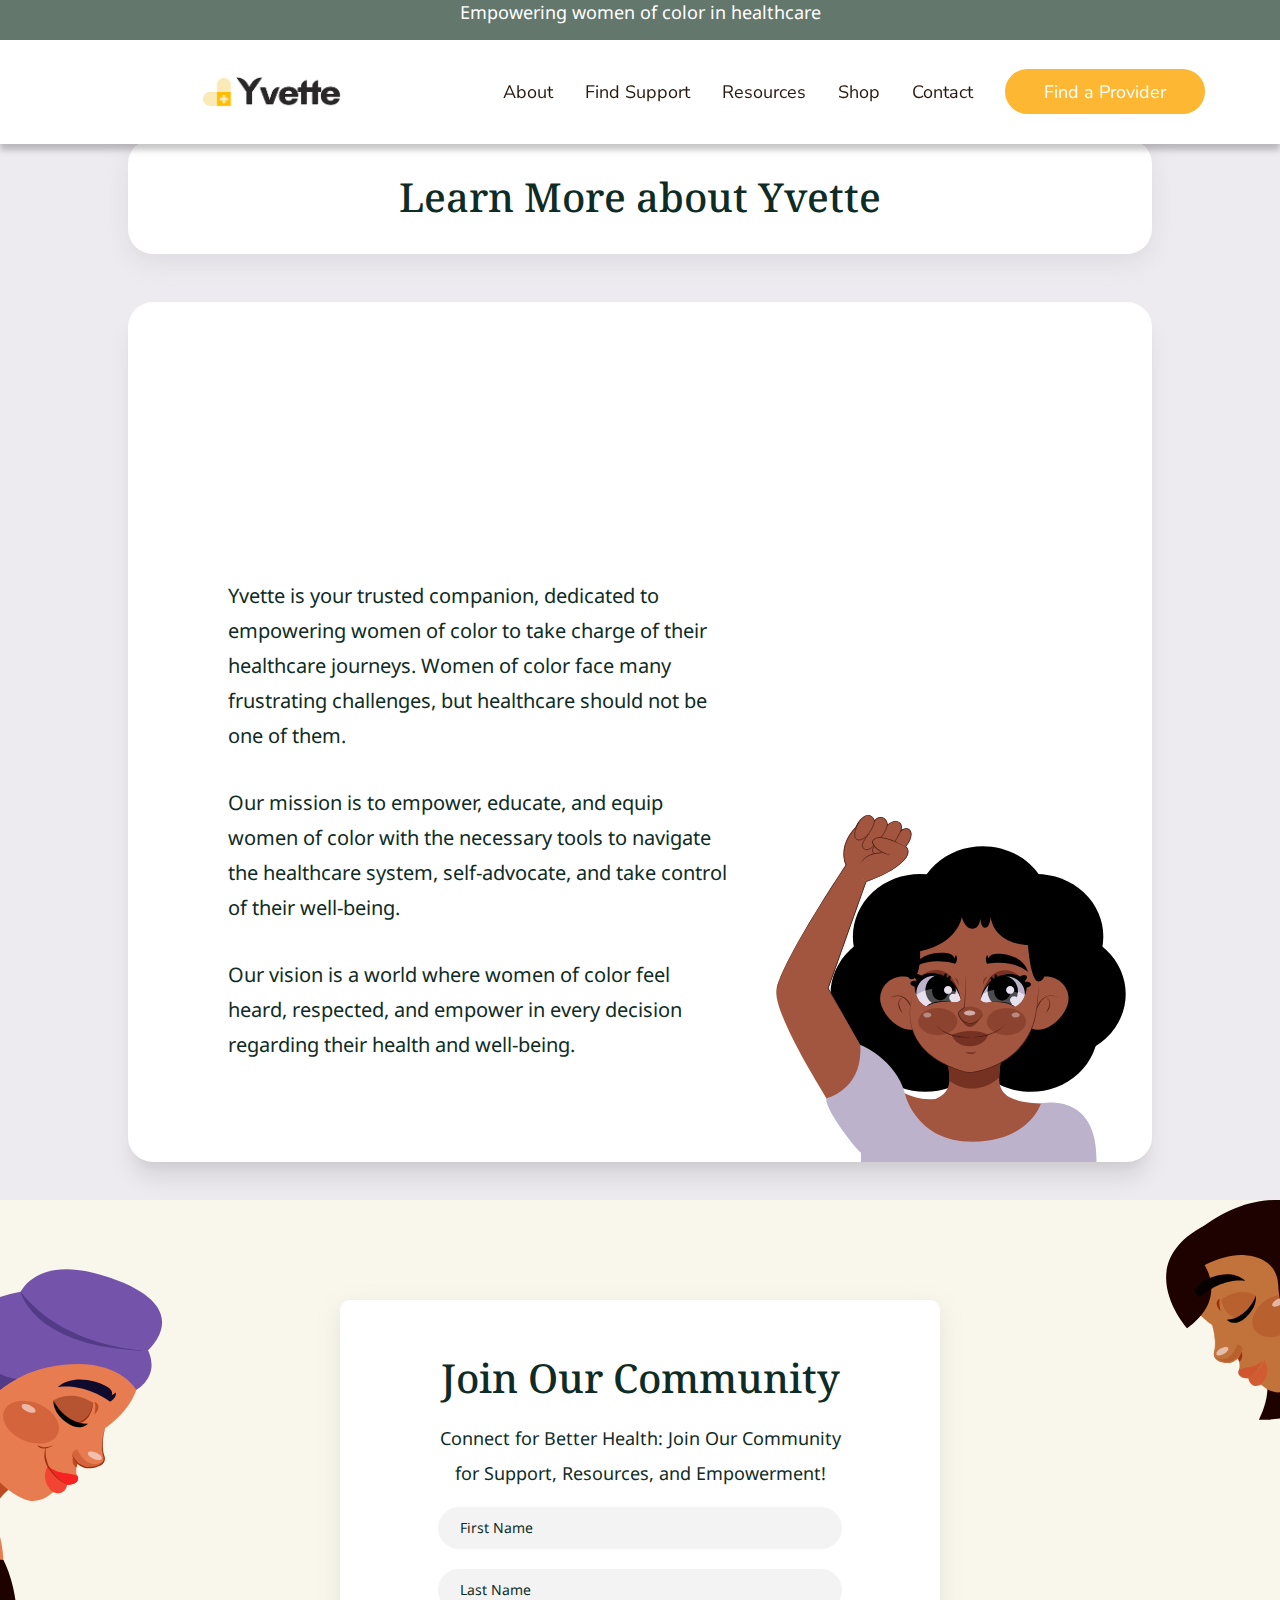
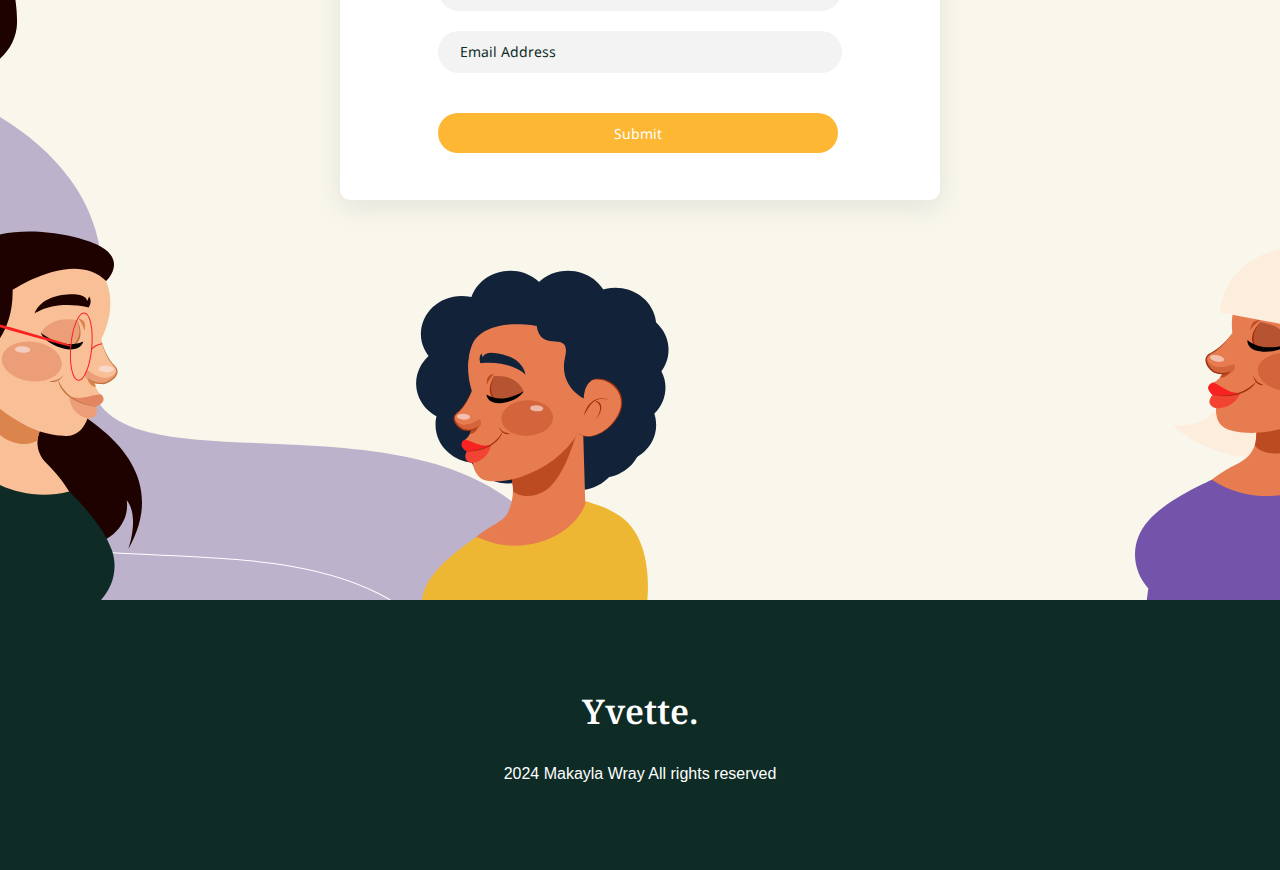
<file: about.html>
<!DOCTYPE html>
<html lang="en">
<head>
    <meta charset="UTF-8">
    <meta name="viewport" content="width=device-width, initial-scale=1.0">
    <meta name="theme-color" content="#0E2C25" />  <!--TODO: Change theme color while scrolling-->
    <meta name="description=" content="Yvette is your trusted companion, dedicated to empowering women of color to take charge of their healthcare journeys. Women of color face many frustrating challenges, but healthcare should not be one of them." >
    <link rel="stylesheet" href="reset.css">
    <link rel="preconnect" href="https://fonts.googleapis.com">
    <link rel="preconnect" href="https://fonts.gstatic.com" crossorigin>
    <link href="https://fonts.googleapis.com/css2?family=Noto+Sans:ital,wght@0,100..900;1,100..900&family=Noto+Serif:ital,wght@0,100..900;1,100..900&family=Nunito+Sans:ital,opsz,wght@0,6..12,200..1000;1,6..12,200..1000&display=swap" rel="stylesheet">
    <link rel="stylesheet" href="style.css">
    <link rel="apple-touch-icon" sizes="180x180" href="assets/favicon/apple-touch-icon.png">
    <link rel="icon" type="image/png" sizes="32x32" href="assets/favicon/favicon-32x32.png">
    <link rel="icon" type="image/png" sizes="16x16" href="assets/favicon/favicon-16x16.png">
    <title>Learn More about Yvette</title>
</head>
<body>
    <div class="banner">Empowering women of color in healthcare</div>
    <header>
        <a href="index.html" class="logo-wrap"><div class="logo-img"></div></a>
    <div class="ham-menu">
        <span></span>
        <span></span>
        <span></span>
    </div>
    <div class="mobile-menu">
        <ul>
            <li><a href="about.html" class="ham-items">About</a></li>
            <li><a href="support.html" class="ham-items">Find Support</a></li>
            <li><a href="resources.html" class="ham-items">Resources</a></li>
            <!-- <li><a href="community.html" class="ham-items">Community</a></li> -->
            <li><a href="shop.html" class="ham-items">Shop</a></li>
            <li><a href="contact.html" class="ham-items">Contact</a></li>
        </ul>
    </div>
    <nav>
        <ul>
            <li><a href="about.html" class="nav-items">About</a></li>
            <li><a href="support.html" class="nav-items">Find Support</a></li>
            <li><a href="resources.html" class="nav-items">Resources</a></li>
            <!-- <li><a href="community.html" class="nav-items">Community</a></li> -->
            <li><a href="shop.html" class="nav-items">Shop</a></li>
            <li><a href="contact.html" class="nav-items">Contact</a></li>
            <button id="nav-btn" onclick="redirectToProvider()">Find a Provider</button>
        </ul>
    </nav>
  </header>
  <main id="about-page">
    <section class="hero-wrap">
        <h2>Learn More about Yvette</h2>
        <div class="main-container">
            <div class="left-hero">
                <p>Yvette is your trusted companion, dedicated to empowering women of color to take charge 
                    of their healthcare journeys. Women of color face many frustrating challenges, but 
                    healthcare should not be one of them.</p>
                <p>Our mission is to empower, educate, and equip women of color with the necessary tools to navigate the healthcare system, 
                    self-advocate, and take control of their well-being.</p>
                <p>Our vision is a world where women of color feel heard, respected, and 
                    empower in every decision regarding their health and well-being.</p>
            </div>
            <div class="right-hero"></div>
        </div>
    </section>
    <section class="community-wrap">
        <div class="community-contents">
            <h2>Join Our Community</h2>
            <p>Connect for Better Health: Join Our Community for Support, Resources, and Empowerment!</p>
            <div class="form-wrap">
                <form method="post" action="https://webdevbasics.net/scripts/demo.php">
                    <input type="text" name="first name" class="input" placeholder="First Name" required>
                    <input type="text" name="last name"class="input" placeholder="Last Name" required>
                    <input type="text" name="email" class="input"  placeholder="Email Address" required>
                    <input type="submit" id="form-submit">
                </form>
            </div>
        </div>
    </section>
  </main>
  <footer>
    <a href="index.html" id="footer-logo">Yvette.</a>
    <div>2024 Makayla Wray All rights reserved</div>
  </footer>
  <script src="script.js"></script>
</body>
</html>
</file>
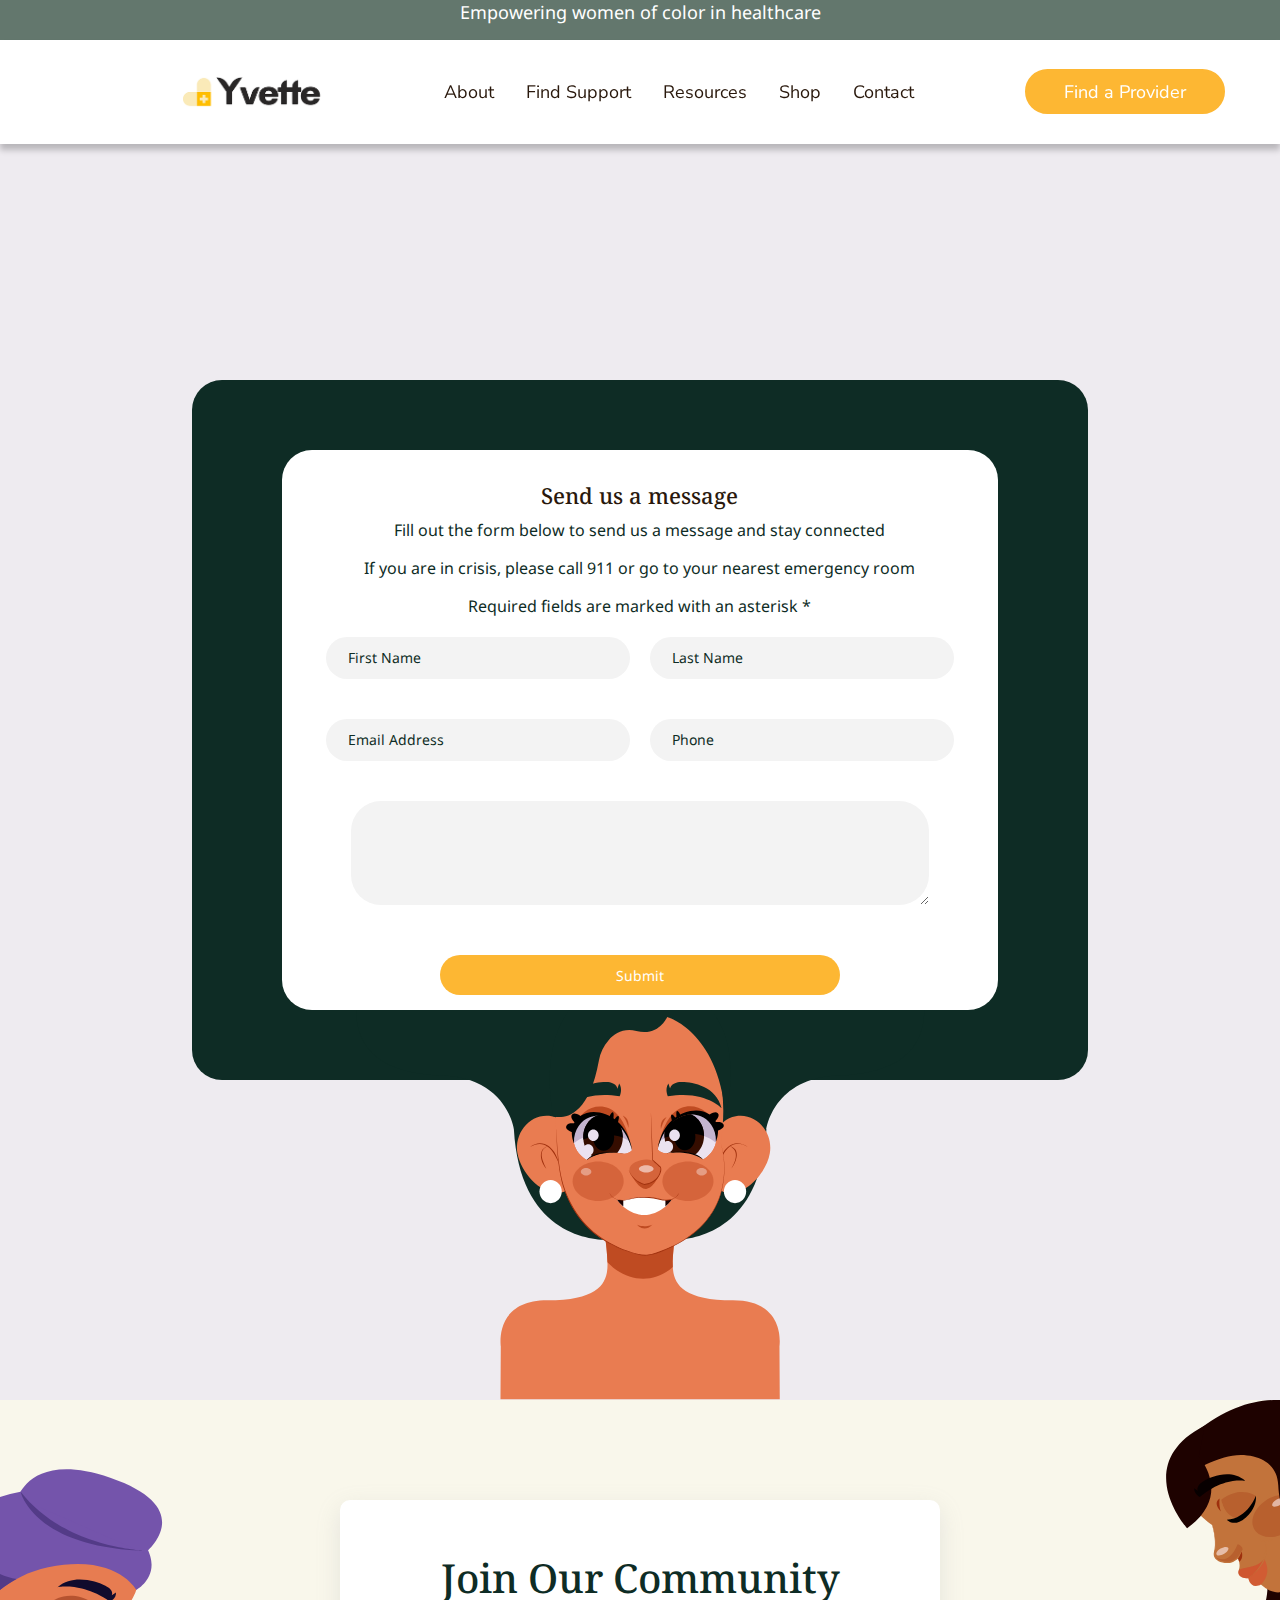
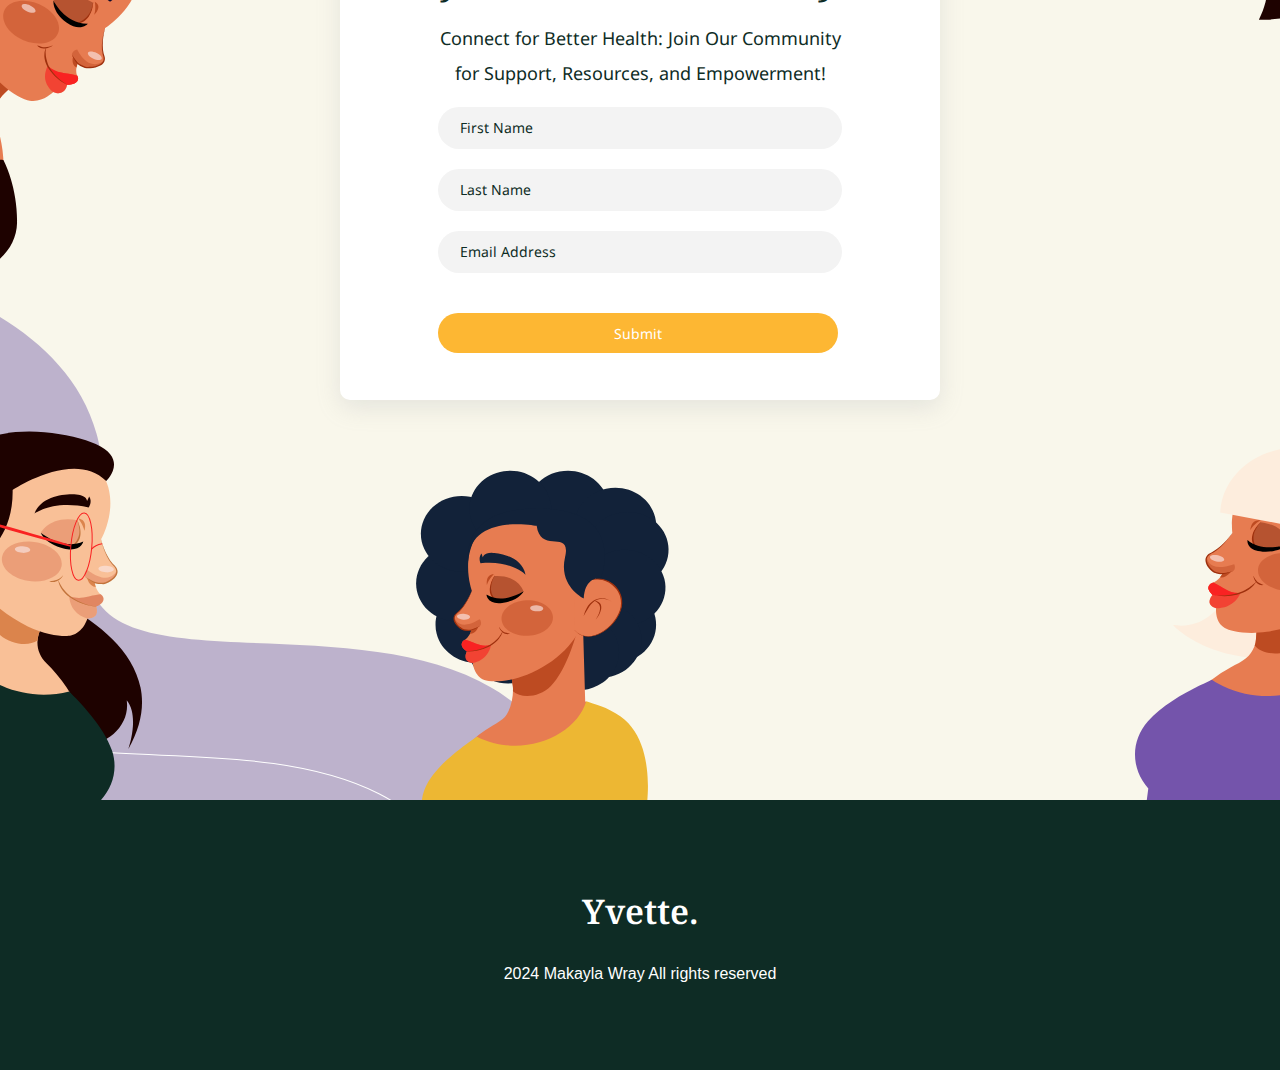
<file: contact.html>
<!DOCTYPE html>
<html lang="en">
<head>
    <meta charset="UTF-8">
    <meta name="viewport" content="width=device-width, initial-scale=1.0">
    <meta name="theme-color" content="#fefbed" />
    <meta name="description" content="Fill out the form to send us a message and stay connected ">
    <link rel="stylesheet" href="reset.css">
    <link rel="preconnect" href="https://fonts.googleapis.com">
    <link rel="preconnect" href="https://fonts.gstatic.com" crossorigin>
    <link href="https://fonts.googleapis.com/css2?family=Noto+Sans:ital,wght@0,100..900;1,100..900&family=Noto+Serif:ital,wght@0,100..900;1,100..900&family=Nunito+Sans:ital,opsz,wght@0,6..12,200..1000;1,6..12,200..1000&display=swap" rel="stylesheet">
    <link rel="stylesheet" href="style.css">
    <link rel="apple-touch-icon" sizes="180x180" href="assets/favicon/apple-touch-icon.png">
    <link rel="icon" type="image/png" sizes="32x32" href="assets/favicon/favicon-32x32.png">
    <link rel="icon" type="image/png" sizes="16x16" href="assets/favicon/favicon-16x16.png">
    <title>Send us a message </title>
</head>
<body>
    <div class="banner">Empowering women of color in healthcare</div>
    <header>
        <a href="index.html" class="logo-wrap"><div class="logo-img"></div></a>
    <div class="ham-menu">
        <span></span>
        <span></span>
        <span></span>
    </div>
    <div class="mobile-menu">
        <ul>
            <li><a href="about.html" class="ham-items">About</a></li>
            <li><a href="support.html" class="ham-items">Find Support</a></li>
            <li><a href="resources.html" class="ham-items">Resources</a></li>
            <!-- <li><a href="community.html" class="ham-items">Community</a></li> -->
            <li><a href="shop.html" class="ham-items">Shop</a></li>
            <li><a href="contact.html" class="ham-items">Contact</a></li>
        </ul>
    </div>
    <nav>
        <ul>
            <li><a href="about.html" class="nav-items">About</a></li>
            <li><a href="support.html" class="nav-items">Find Support</a></li>
            <li><a href="resources.html" class="nav-items">Resources</a></li>
            <!-- <li><a href="community.html" class="nav-items">Community</a></li> -->
            <li><a href="shop.html" class="nav-items">Shop</a></li>
            <li><a href="contact.html" class="nav-items">Contact</a></li>
        </ul>
    </nav>
    <button id="nav-btn" onclick="redirectToProvider()">Find a Provider</button>
  </header>
    <main id="contact-page">
        <section class="contact-wrap">
            <div class="contact-container">
                <div class="form-contents">
                    <h3>Send us a message</h3>
                    <p>Fill out the form below to send us a message and stay connected</p>
                    <p> If you are in crisis, please call 911 or go to your nearest emergency room</p>
                    <p> Required fields are marked with an asterisk *</p>
                    <form method="post" action="https://webdevbasics.net/scripts/demo.php" id="contact-form">
                            <div class="form-row"><input type="text" name="first name" placeholder="First Name" required><input type="text" name="last name" placeholder="Last Name"></div>
                            <div class="form-row"><input type="email" name="email" placeholder="Email Address" required><input type="tel" name="phone" placeholder="Phone"></div>
                            <textarea required cols="20" rows="2" name="messages"></textarea>
                            <input type="submit" id="form-submit">
                    </form>
                </div>
            </div>
            <div class="contact-form-img"></div>
        </section>
        <section class="community-wrap">
            <div class="community-contents">
                <h2>Join Our Community</h2>
                <p>Connect for Better Health: Join Our Community for Support, Resources, and Empowerment!</p>
                <div class="form-wrap">
                    <form method="post" action="https://webdevbasics.net/scripts/demo.php">
                        <input type="text" name="first name" class="input" placeholder="First Name" required>
                        <input type="text" name="last name"class="input" placeholder="Last Name" required>
                        <input type="text" name="email" class="input"  placeholder="Email Address" required>
                        <input type="submit" id="form-submit">
                    </form>
                </div>
            </div>
        </section>
    </main>
    <footer>
        <a href="index.html" id="footer-logo">Yvette.</a>
        <div>2024 Makayla Wray All rights reserved</div>
      </footer>
      <script src="script.js"></script>
</body>
</html>
</file>
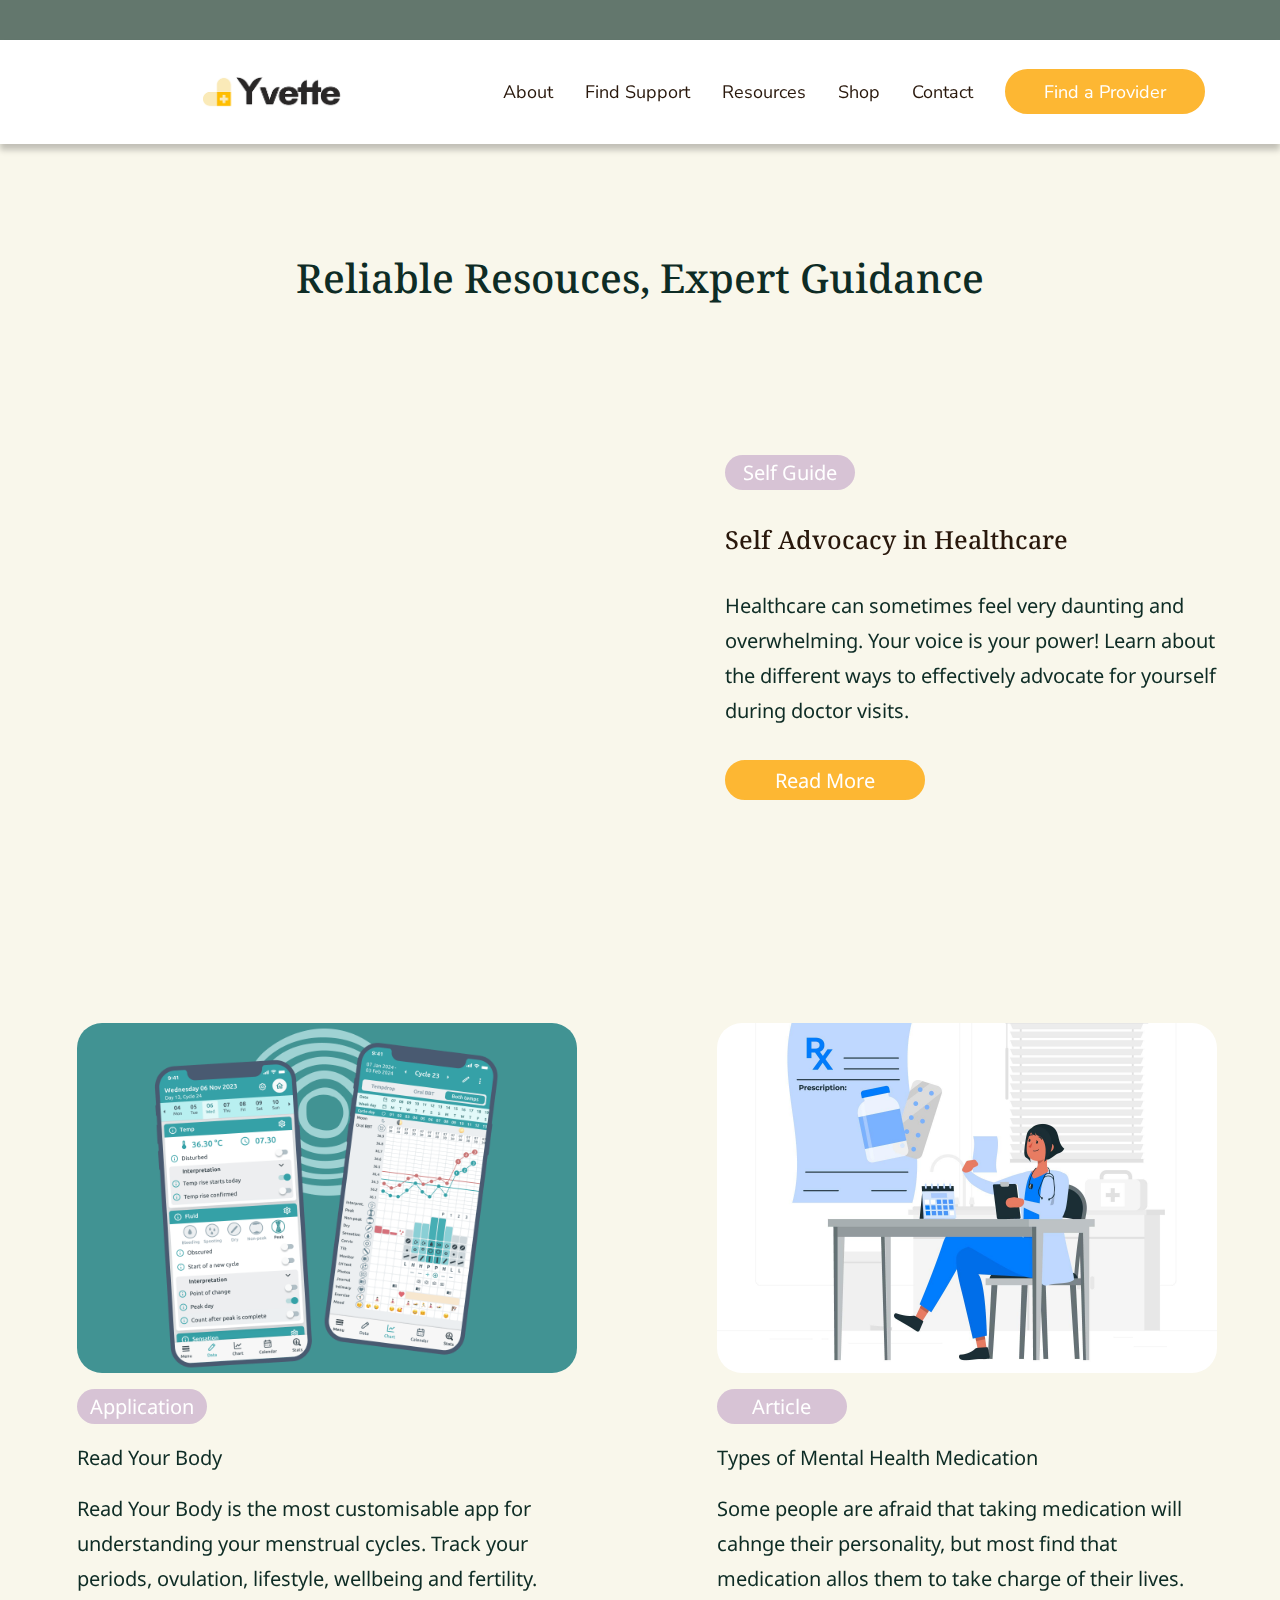
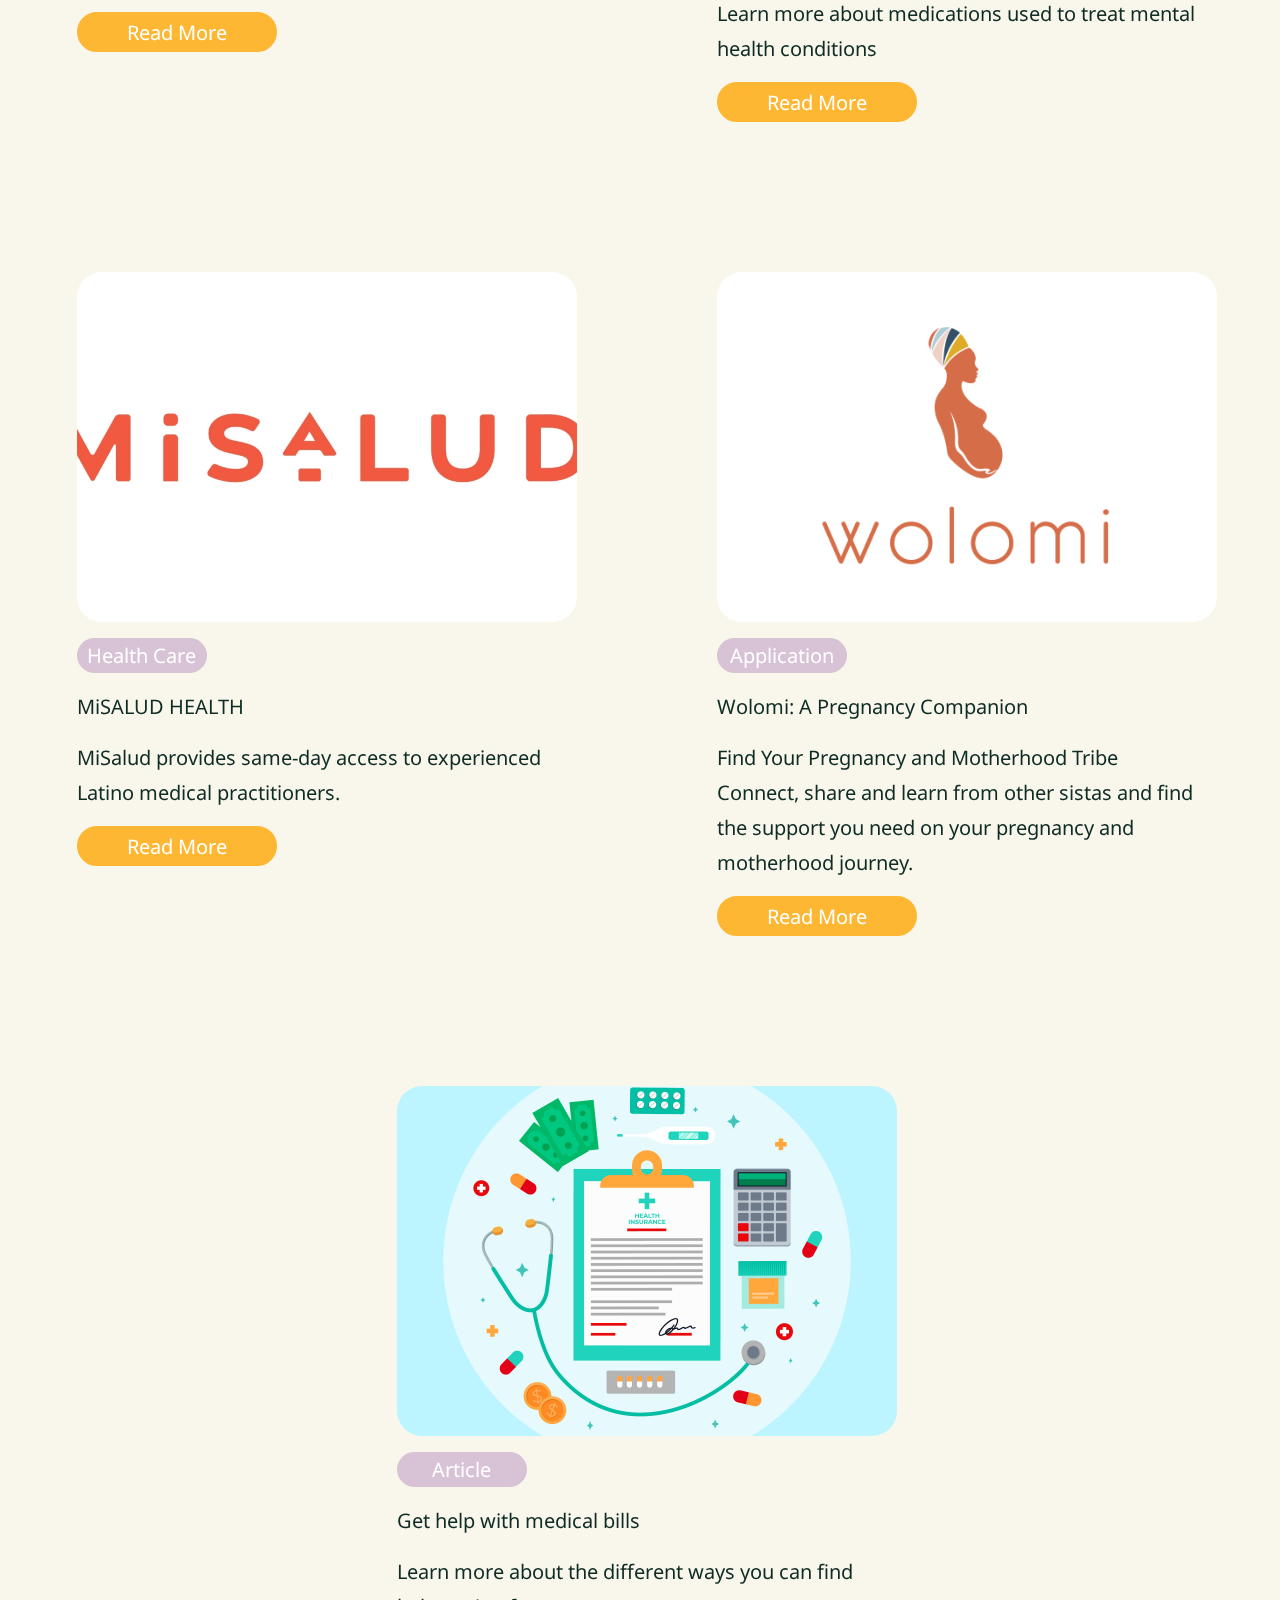
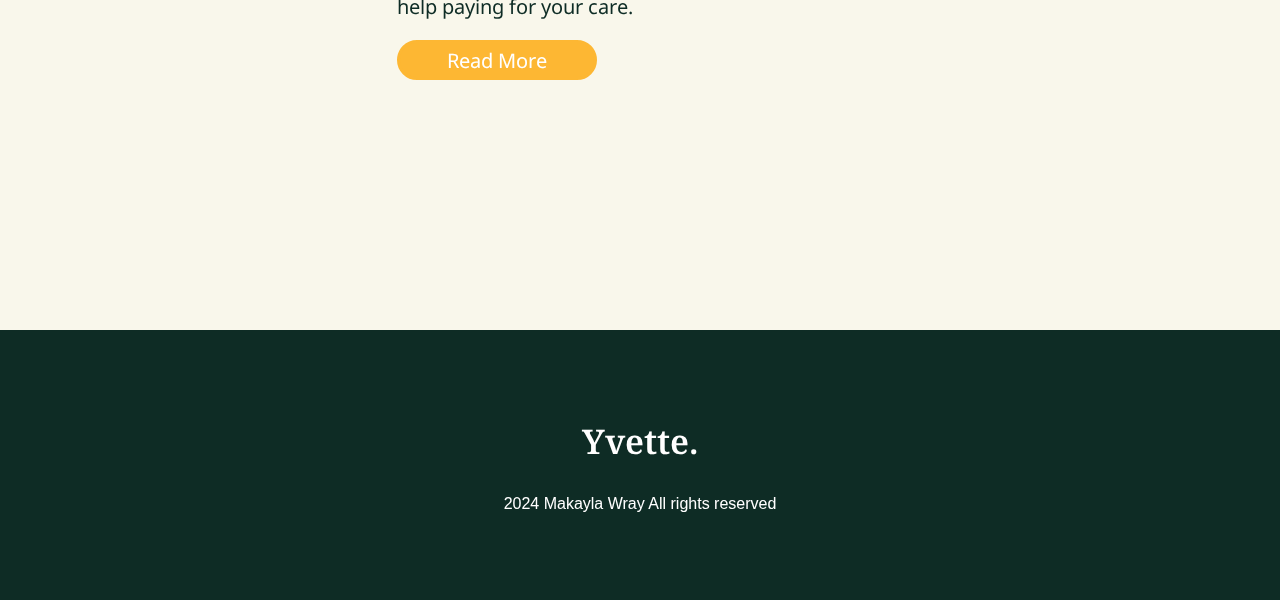
<file: resources.html>
<!DOCTYPE html>
<html lang="en">
<head>
    <meta charset="UTF-8">
    <meta name="viewport" content="width=device-width, initial-scale=1.0">
    <meta name="theme-color" content="#0E2C25" />
    <meta name="description" content="Quality Care Starts Here. Find Trusted Health Resources that fits your needs and take control of your own health today with the assistance of health guides, tips, local health groups, and educational videos and financial aid. ">
    <link rel="stylesheet" href="reset.css">
    <link rel="preconnect" href="https://fonts.googleapis.com">
    <link rel="preconnect" href="https://fonts.gstatic.com" crossorigin>
    <link href="https://fonts.googleapis.com/css2?family=Noto+Sans:ital,wght@0,100..900;1,100..900&family=Noto+Serif:ital,wght@0,100..900;1,100..900&family=Nunito+Sans:ital,opsz,wght@0,6..12,200..1000;1,6..12,200..1000&display=swap" rel="stylesheet">
    <link rel="stylesheet" href="style.css">
    <link rel="apple-touch-icon" sizes="180x180" href="assets/favicon/apple-touch-icon.png">
    <link rel="icon" type="image/png" sizes="32x32" href="assets/favicon/favicon-32x32.png">
    <link rel="icon" type="image/png" sizes="16x16" href="assets/favicon/favicon-16x16.png">
    <title>Find Trusted Health Resources</title>
</head>
<body id="resource-page">
    <div class="banner"></div>
    <header>
        <a href="index.html" class="logo-wrap"><div class="logo-img"></div></a>
    <div class="ham-menu">
        <span></span>
        <span></span>
        <span></span>
    </div>
    <div class="mobile-menu">
        <ul>
            <li><a href="about.html" class="ham-items">About</a></li>
            <li><a href="support.html" class="ham-items">Find Support</a></li>
            <li><a href="resources.html" class="ham-items">Resources</a></li>            <li><a href="shop.html" class="ham-items">Shop</a></li>
            <li><a href="contact.html" class="ham-items">Contact</a></li>
        </ul>
    </div>
    <nav>
        <ul>
            <li><a href="about.html" class="nav-items">About</a></li>
            <li><a href="support.html" class="nav-items">Find Support</a></li>
            <li><a href="resources.html" class="nav-items">Resources</a></li>
            <li><a href="shop.html" class="nav-items">Shop</a></li>
            <li><a href="contact.html" class="nav-items">Contact</a></li>
            <button id="nav-btn" onclick="redirectToProvider()">Find a Provider</button>
        </ul>
    </nav>
  </header>
    <main id="resource-page">
        <section class="feature-wrap">
            <div class="feature-banner">
                <h2>Reliable Resouces, Expert Guidance</h2>
            </div>
            <div class="topfeature-resource">
                <div class="topfeature-vid"><iframe width="560" height="415" src="https://www.youtube.com/embed/QGGsco_Sbzk?si=8oJuAIrCa_2rYvOF" 
                    title="YouTube video player" 
                    frameborder="0" allow="accelerometer; autoplay; clipboard-write; encrypted-media; gyroscope; picture-in-picture; web-share" 
                    referrerpolicy="strict-origin-when-cross-origin" allowfullscreen></iframe>
                </div>
                <div class="topfeature-contents">
                    <p class="feature-type">Self Guide</p>
                    <h3 class="feature-title">Self Advocacy in Healthcare</h3>
                    <p class="feature-p"> Healthcare can sometimes feel very daunting and overwhelming. 
                        Your voice is your power! 
                        Learn about the different ways to effectively advocate for yourself during doctor visits. 
                    </p>
                    <a href="https://mypatientrights.org/stay-informed/how-to-advocate-for-yourself-at-the-doctors-office/" target="_blank" rel="noreferrer noopener"><button>Read More</button></a>
                </div>
            </div>
            <div class="feature-row">
                <div class="feature-container">
                    <div class="feature-img image1"></div>
                    <p class="feature-type">Application</p>
                    <p class="feature-title">Read Your Body</p>
                    <p class="feature-p">Read Your Body is the most customisable app for understanding your menstrual cycles. 
                        Track your periods, ovulation, lifestyle, wellbeing and fertility.</p>
                    <a href="https://readyourbody.com" target="_blank" rel="noreferrer noopener"><button>Read More</button></a>
                </div>
                <div class="feature-container">
                    <div class="feature-img image2"></div>
                    <p class="feature-type">Article</p>
                    <p class="feature-title">Types of Mental Health Medication</p>
                    <p class="feature-p">Some people are afraid that taking medication will cahnge their personality, but most
                        find that medication allos them to take charge of their lives. Learn more about medications 
                        used to treat mental health conditions
                    </p>
                    <a href="https://www.nami.org/about-mental-illness/treatments/mental-health-medications/" target="_blank" rel="noreferrer noopener"><button>Read More</button></a>
                </div>
            </div>
            <div class="feature-row">
                <div class="feature-container">
                    <div class="feature-img image3"></div>
                    <p class="feature-type">Health Care</p>
                    <p class="feature-title">MiSALUD HEALTH</p>
                    <p class="feature-p">MiSalud provides same-day access to experienced Latino medical practitioners.</p>
                    <a href="https://www.misaludhealth.com" target="_blank" rel="noreferrer noopener"><button>Read More</button></a>
                </div>
                <div class="feature-container">
                    <div class="feature-img image4"></div>
                    <p class="feature-type">Application</p>
                    <p class="feature-title">Wolomi: A Pregnancy Companion</p>
                    <p class="feature-p">Find Your Pregnancy and Motherhood Tribe
                        Connect, share and learn from other sistas and find the support you need on your pregnancy and motherhood journey.</p>
                    <a href="https://www.wolomi.com" target="_blank" rel="noreferrer noopener"><button>Read More</button></a>
                </div>
            </div>
            <div class="feature-row">
                <div class="feature-container">
                    <div class="feature-img image5"></div>
                    <p class="feature-type">Article</p>
                    <p class="feature-title">Get help with medical bills</p>
                    <p class="feature-p">Learn more about the different ways you can find help paying for your care.</p>
                    <a href="https://www.usa.gov/help-with-medical-bills" target="_blank" rel="noreferrer noopener"><button>Read More</button></a>
                </div>
            </div>
    </section>

    </main>
    <footer>
        <a href="index.html" id="footer-logo">Yvette.</a>
        <div>2024 Makayla Wray All rights reserved</div>
      </footer>
      <script src="script.js"></script>
    </body>
</html>
</file>
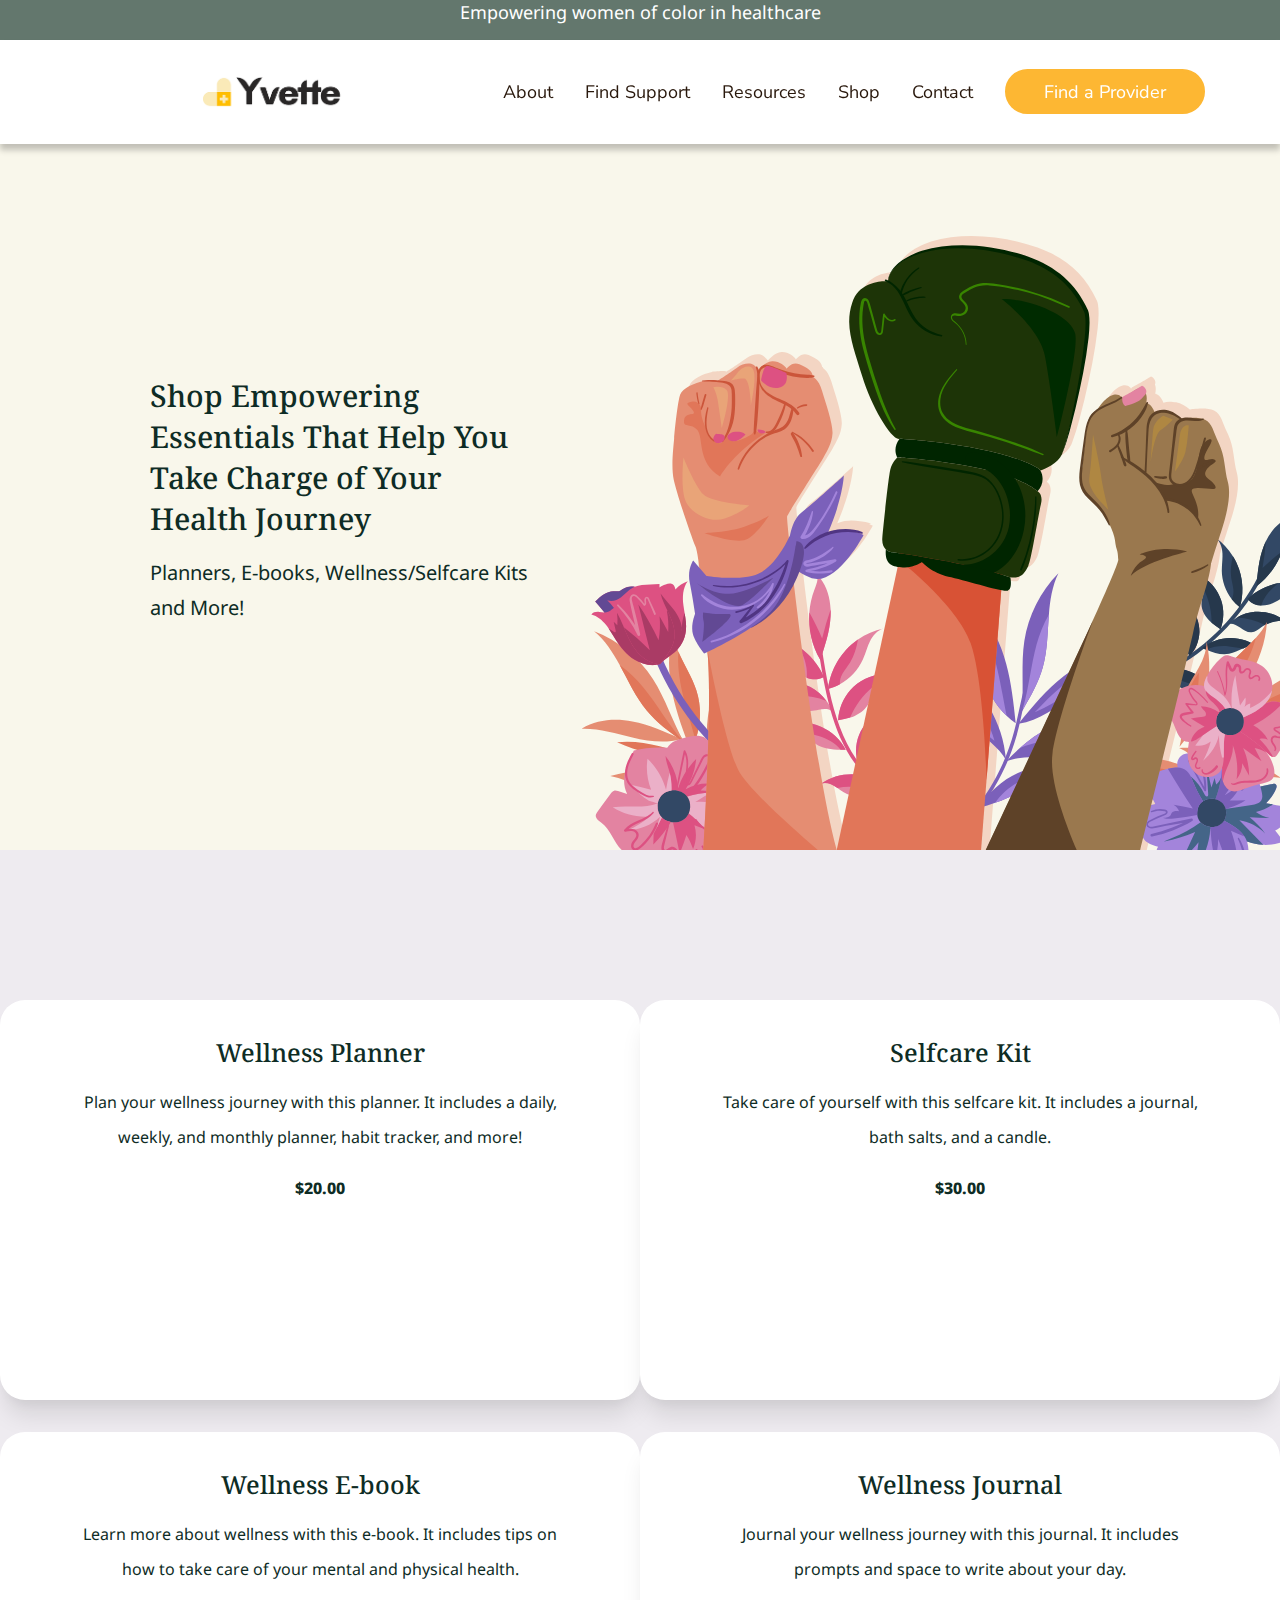
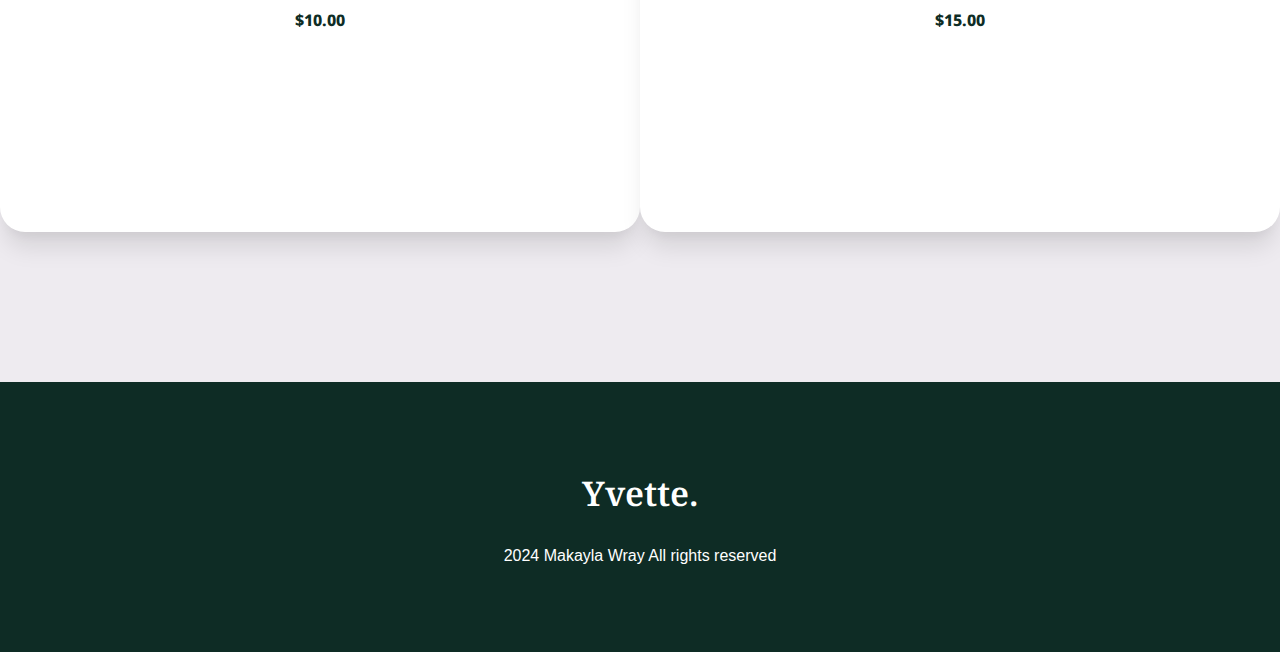
<file: shop.html>
<!DOCTYPE html>
<html lang="en">
<head>
    <meta charset="UTF-8">
    <meta name="viewport" content="width=device-width, initial-scale=1.0">
    <meta name="theme-color" content="#0E2C25" />
    <meta name="description=" content="Shop products designed to empower you in healthvare. Explore valuable items that support your well-being" >
    <link rel="stylesheet" href="reset.css">
    <link rel="preconnect" href="https://fonts.googleapis.com">
    <link rel="preconnect" href="https://fonts.gstatic.com" crossorigin>
    <link href="https://fonts.googleapis.com/css2?family=Noto+Sans:ital,wght@0,100..900;1,100..900&family=Noto+Serif:ital,wght@0,100..900;1,100..900&family=Nunito+Sans:ital,opsz,wght@0,6..12,200..1000;1,6..12,200..1000&display=swap" rel="stylesheet">
    <link rel="stylesheet" href="style.css">
    <link rel="apple-touch-icon" sizes="180x180" href="assets/favicon/apple-touch-icon.png">
    <link rel="icon" type="image/png" sizes="32x32" href="assets/favicon/favicon-32x32.png">
    <link rel="icon" type="image/png" sizes="16x16" href="assets/favicon/favicon-16x16.png">
    <title>Shop Yvette!</title>
</head>
<body id="landing-page">
  <div class="banner">Empowering women of color in healthcare</div>
  <header>
    <a href="index.html" class="logo-wrap"><div class="logo-img"></div></a>
  <div class="ham-menu">
      <span></span>
      <span></span>
      <span></span>
  </div>
  <div class="mobile-menu">
      <ul>
          <li><a href="about.html" class="ham-items">About</a></li>
          <li><a href="support.html" class="ham-items">Find Support</a></li>
          <li><a href="resources.html" class="ham-items">Resources</a></li>
          <!-- <li><a href="community.html" class="ham-items">Community</a></li> -->
          <li><a href="shop.html" class="ham-items">Shop</a></li>
          <li><a href="contact.html" class="ham-items">Contact</a></li>
      </ul>
  </div>
  <nav>
      <ul>
          <li><a href="about.html" class="nav-items">About</a></li>
          <li><a href="support.html" class="nav-items">Find Support</a></li>
          <li><a href="resources.html" class="nav-items">Resources</a></li>
          <!-- <li><a href="community.html" class="nav-items">Community</a></li> -->
          <li><a href="shop.html" class="nav-items">Shop</a></li>
          <li><a href="contact.html" class="nav-items">Contact</a></li>
          <button id="nav-btn" onclick="redirectToProvider()">Find a Provider</button>
      </ul>
  </nav>
</header>
<main id="shop-page">
  <section>
    <div class="shop-hero">
      <div>
        <h1>Shop Empowering Essentials That Help You Take Charge of Your Health Journey</h1>
        <p> Planners, E-books, Wellness/Selfcare Kits and More! </p>  
      </div>
      <div class="hero-img"></div>
    </div>
  </section>
  <section class="shop-items-wrap">
    <div class="shop-items">
      <div class="container">
        <div class="shop-item">
          <div class="shop-item-info">
            <h2>Wellness Planner</h2>
            <p>Plan your wellness journey with this planner. It includes a daily, weekly, and monthly planner, habit tracker, and more!</p>
            <p class="amount">$20.00</p>
          </div>
        </div>
        <div class="shop-item">
          <div class="shop-item-info">
            <h2>Selfcare Kit</h2>
            <p>Take care of yourself with this selfcare kit. It includes a journal, bath salts, and a candle.</p>
            <p class="amount">$30.00</p>
          </div>
        </div>
      </div>
      <div class="container">
        <div class="shop-item">
          <div class="shop-item-info">
            <h2>Wellness E-book</h2>
            <p>Learn more about wellness with this e-book. It includes tips on how to take care of your mental and physical health.</p>
            <p class="amount">$10.00</p>
          </div>
        </div>
        <div class="shop-item">
          <div class="shop-item-info">
            <h2>Wellness Journal</h2>
            <p>Journal your wellness journey with this journal. It includes prompts and space to write about your day.</p>
            <p class="amount">$15.00</p>
          </div>
        </div>
      </div>
    </div>
  </section>
</main>
<footer>
  <a href="index.html" id="footer-logo">Yvette.</a>
  <div>2024 Makayla Wray All rights reserved</div>
</footer>
<script src="script.js"></script>
</body>
</html>
</file>
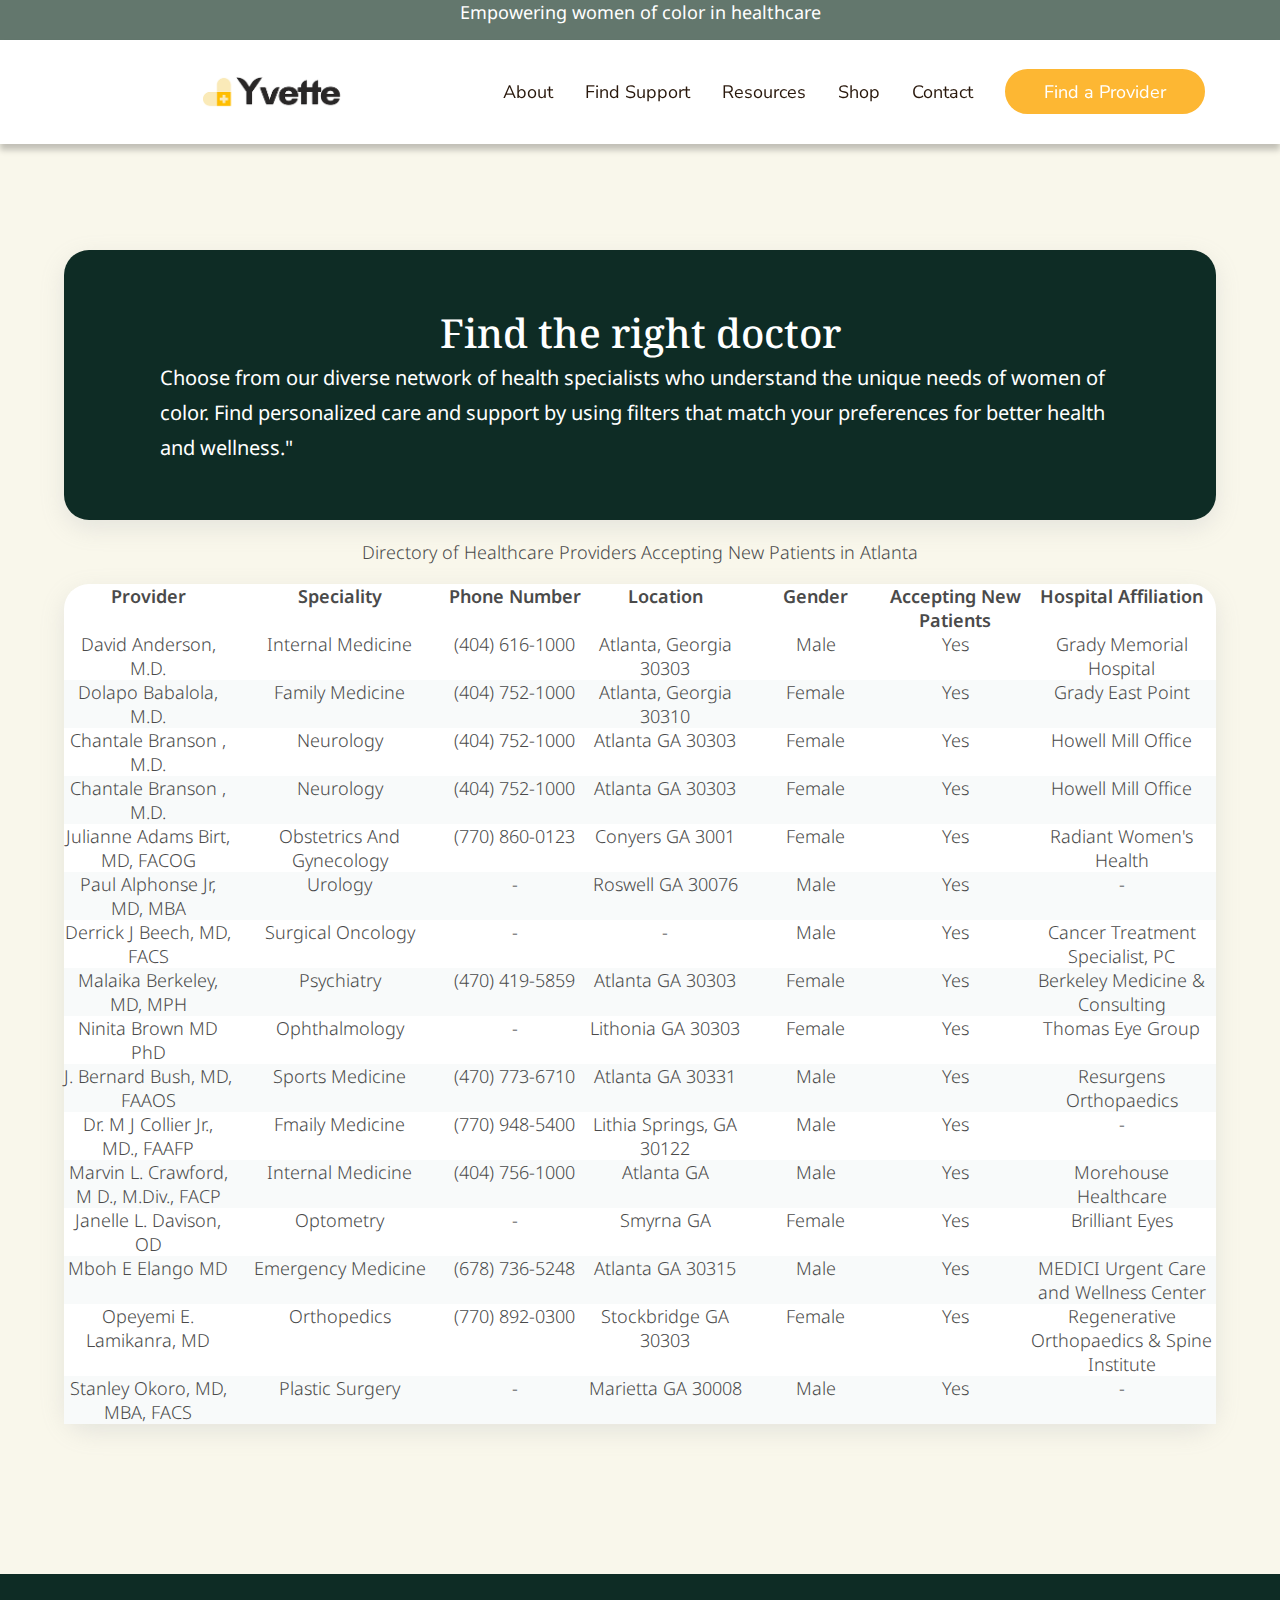
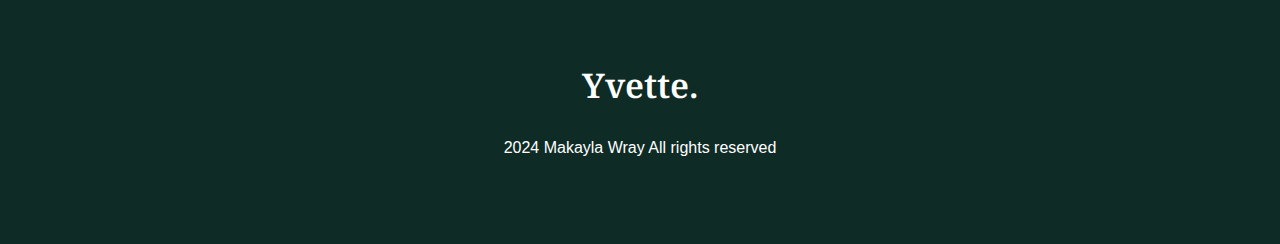
<file: support.html>
<!DOCTYPE html>
<html lang="en">
<head>
    <meta charset="UTF-8">
    <meta name="viewport" content="width=device-width, initial-scale=1.0">
    <meta name="theme-color" content="#0E2C25" />
    <meta name="description" content="We have curated a network of trusted providers ready to truly listen 
    and deliver the care you deserve. Our directory includes of doctors, hospitals, and walk-in clinics that fits your needs.">
    <style>
        @import url('https://fonts.googleapis.com/css2?family=Playfair+Display:ital,wght@0,400..900;1,400..900&family=Poppins:ital,wght@0,100;0,200;0,300;0,400;0,500;0,600;0,700;0,800;0,900;1,100;1,200;1,300;1,400;1,500;1,600;1,700;1,800;1,900&display=swap');
    </style>
    <link rel="stylesheet" href="reset.css">
    <link rel="preconnect" href="https://fonts.googleapis.com">
    <link rel="preconnect" href="https://fonts.gstatic.com" crossorigin>
    <link href="https://fonts.googleapis.com/css2?family=Noto+Sans:ital,wght@0,100..900;1,100..900&family=Noto+Serif:ital,wght@0,100..900;1,100..900&family=Nunito+Sans:ital,opsz,wght@0,6..12,200..1000;1,6..12,200..1000&display=swap" rel="stylesheet">
    <link rel="stylesheet" href="style.css">
    <link rel="apple-touch-icon" sizes="180x180" href="assets/favicon/apple-touch-icon.png">
    <link rel="icon" type="image/png" sizes="32x32" href="assets/favicon/favicon-32x32.png">
    <link rel="icon" type="image/png" sizes="16x16" href="assets/favicon/favicon-16x16.png">
    <title>Find a Quality Care</title>
</head>
<body id="support-page">
    <div class="banner">Empowering women of color in healthcare</div>
    <header>
        <a href="index.html" class="logo-wrap"><div class="logo-img"></div></a>
    <div class="ham-menu">
        <span></span>
        <span></span>
        <span></span>
    </div>
    <div class="mobile-menu">
        <ul>
            <li><a href="about.html" class="ham-items">About</a></li>
            <li><a href="support.html" class="ham-items">Find Support</a></li>
            <li><a href="resources.html" class="ham-items">Resources</a></li>
            <li><a href="shop.html" class="ham-items">Shop</a></li>
            <li><a href="contact.html" class="ham-items">Contact</a></li>
        </ul>
    </div>
    <nav>
        <ul>
            <li><a href="about.html" class="nav-items">About</a></li>
            <li><a href="support.html" class="nav-items">Find Support</a></li>
            <li><a href="resources.html" class="nav-items">Resources</a></li>
            <li><a href="shop.html" class="nav-items">Shop</a></li>
            <li><a href="contact.html" class="nav-items">Contact</a></li>
            <button id="nav-btn" onclick="redirectToProvider()">Find a Provider</button>
        </ul>
    </nav>
  </header>
    <main id="support-page">
        <section class="support-wrap">
            <div class="support-banner">
                <div>
                    <h2>Find the right doctor</h2>
                    <p>Choose from our diverse network of health specialists who 
                        understand the unique needs of women of color. 
                        Find personalized care and support by using 
                        filters that match your preferences for better
                         health and wellness."</p>
                </div>
            </div>
            <table>
                <caption>Directory of Healthcare Providers Accepting New Patients in Atlanta</caption>
                <thead>
                    <tr class="table-header">
                        <th class="column-1">Provider</th>
                        <th class="column-2">Speciality</th>
                        <th class="column-3">Phone Number</th>
                        <th class="column-4">Location</th>
                        <th class="column-5">Gender</th>
                        <th class="column-6">Accepting New Patients</th>
                        <th class="column-7">Hospital Affiliation</th>
                    </tr>
                </thead>
                <tbody>
                    <tr>
                        <td class="column-1">David Anderson, M.D.</td>
                        <td class="column-2">Internal Medicine</td>
                        <td class="column-3">(404) 616-1000</td>
                        <td class="column-4">Atlanta, Georgia 30303</td>
                        <td class="column-5">Male</td>
                        <td class="column-6">Yes</td>
                        <td class="column-7">Grady Memorial Hospital</td>
                    </tr>
                    <tr>
                        <td class="column-1">Dolapo Babalola, M.D.</td>
                        <td class="column-2">Family Medicine</td>
                        <td class="column-3">(404) 752-1000</td>
                        <td class="column-4">Atlanta, Georgia 30310</td>
                        <td class="column-5">Female</td>
                        <td class="column-6">Yes</td>
                        <td class="column-7">Grady East Point</td>
                    </tr>
                    <tr>
                        <td class="column-1">Chantale Branson , M.D.</td>
                        <td class="column-2">Neurology</td>
                        <td class="column-3">(404) 752-1000</td>
                        <td class="column-4">Atlanta GA 30303</td>
                        <td class="column-5">Female</td>
                        <td class="column-6">Yes</td>
                        <td class="column-7">Howell Mill Office</td>
                    </tr>
                    <tr>
                        <td class="column-1">Chantale Branson , M.D.</td>
                        <td class="column-2">Neurology</td>
                        <td class="column-3">(404) 752-1000</td>
                        <td class="column-4">Atlanta GA 30303</td>
                        <td class="column-5">Female</td>
                        <td class="column-6">Yes</td>
                        <td class="column-7">Howell Mill Office</td>
                    </tr>
                    <tr>
                        <td class="column-1">Julianne Adams Birt, MD, FACOG</td>
                        <td class="column-2">Obstetrics And Gynecology</td>
                        <td class="column-3">(770) 860-0123</td>
                        <td class="column-4">Conyers GA 3001</td>
                        <td class="column-5">Female</td>
                        <td class="column-6">Yes</td>
                        <td class="column-7">Radiant Women's Health</td>
                    </tr>
                    <tr>
                        <td class="column-1">Paul Alphonse Jr, MD, MBA</td>
                        <td class="column-2">Urology</td>
                        <td class="column-3">-</td>
                        <td class="column-4">Roswell GA 30076</td>
                        <td class="column-5">Male</td>
                        <td class="column-6">Yes</td>
                        <td class="column-7">-</td>
                    </tr>
                    <tr>
                        <td class="column-1">Derrick J Beech, MD, FACS</td>
                        <td class="column-2">Surgical Oncology</td>
                        <td class="column-3">-</td>
                        <td class="column-4">-</td>
                        <td class="column-5">Male</td>
                        <td class="column-6">Yes</td>
                        <td class="column-7">Cancer Treatment Specialist, PC</td>
                    </tr>
                    <tr>
                        <td class="column-1">Malaika Berkeley, MD, MPH</td>
                        <td class="column-2">Psychiatry</td>
                        <td class="column-3">(470) 419-5859</td>
                        <td class="column-4">Atlanta GA 30303</td>
                        <td class="column-5">Female</td>
                        <td class="column-6">Yes</td>
                        <td class="column-7">Berkeley Medicine & Consulting</td>
                    </tr>
                    <tr>
                        <td class="column-1">Ninita Brown MD PhD</td>
                        <td class="column-2">Ophthalmology</td>
                        <td class="column-3">-</td>
                        <td class="column-4">Lithonia GA 30303</td>
                        <td class="column-5">Female</td>
                        <td class="column-6">Yes</td>
                        <td class="column-7">Thomas Eye Group</td>
                    </tr>
                    <tr>
                        <td class="column-1">J. Bernard Bush, MD, FAAOS</td>
                        <td class="column-2">Sports Medicine</td>
                        <td class="column-3">(470) 773-6710</td>
                        <td class="column-4">Atlanta GA 30331</td>
                        <td class="column-5">Male</td>
                        <td class="column-6">Yes</td>
                        <td class="column-7">Resurgens Orthopaedics</td>
                    </tr>
                    <tr>
                        <td class="column-1">Dr. M J Collier Jr., MD., FAAFP</td>
                        <td class="column-2">Fmaily Medicine</td>
                        <td class="column-3">(770) 948-5400</td>
                        <td class="column-4">Lithia Springs, GA 30122</td>
                        <td class="column-5">Male</td>
                        <td class="column-6">Yes</td>
                        <td class="column-7">-</td>
                    </tr>
                    <tr>
                        <td class="column-1">Marvin L. Crawford, M D., M.Div., FACP</td>
                        <td class="column-2">Internal Medicine</td>
                        <td class="column-3">(404) 756-1000</td>
                        <td class="column-4">Atlanta GA</td>
                        <td class="column-5">Male</td>
                        <td class="column-6">Yes</td>
                        <td class="column-7">Morehouse Healthcare</td>
                    </tr>
                    <tr>
                        <td class="column-1">Janelle L. Davison, OD</td>
                        <td class="column-2">Optometry</td>
                        <td class="column-3">-</td>
                        <td class="column-4">Smyrna GA</td>
                        <td class="column-5">Female</td>
                        <td class="column-6">Yes</td>
                        <td class="column-7">Brilliant Eyes</td>
                    </tr>
                    <tr>
                        <td class="column-1">Mboh E Elango MD </td>
                        <td class="column-2">Emergency Medicine</td>
                        <td class="column-3">(678) 736-5248</td>
                        <td class="column-4">Atlanta GA 30315</td>
                        <td class="column-5">Male</td>
                        <td class="column-6">Yes</td>
                        <td class="column-7">MEDICI Urgent Care and Wellness Center</td>
                    </tr>
                    <tr>
                        <td class="column-1">Opeyemi E. Lamikanra, MD</td>
                        <td class="column-2">Orthopedics</td>
                        <td class="column-3">(770) 892-0300</td>
                        <td class="column-4">Stockbridge GA 30303</td>
                        <td class="column-5">Female</td>
                        <td class="column-6">Yes</td>
                        <td class="column-7">Regenerative Orthopaedics & Spine Institute</td>
                    </tr>
                    <tr>
                        <td class="column-1">Stanley Okoro, MD, MBA, FACS</td>
                        <td class="column-2">Plastic Surgery</td>
                        <td class="column-3">-</td>
                        <td class="column-4">Marietta GA 30008</td>
                        <td class="column-5">Male</td>
                        <td class="column-6">Yes</td>
                        <td class="column-7">-</td>
                    </tr>
                </tbody>
            </table>
        </section>
            <!-- <h1>Empowering Care: Find Providers That Prioritize Women of Color</h1> -->
        </main>
        <footer>
            <a href="index.html" id="footer-logo">Yvette.</a>
            <div>2024 Makayla Wray All rights reserved</div>
          </footer>
          <script src="script.js"></script>
        </body>
</html>
</file>
<file: style.css>
/* Header CSS  */

body{
    background-color: #f9f7eb;
    color: #0E2C25;
    margin: 0;
    width: 100vw;
    height: 100vh;
}
.banner{
    background-color: #63776d;
    color: #fff;
    font: normal 400 18px "Noto Sans", sans-serif;
    text-align: center;
    width: 100vw;
    height: 6vh;
    position:fixed;
    z-index: 490;
}
h2{
    font: normal 500 30px "Noto Serif", sans-serif;
    line-height: normal;
    width: 75vw;
    height: auto;
    text-align: center;
    color: #0E2C25;
}
p {
    font: normal 400 20px "Noto Sans", sans-serif;
    line-height: 35px;
    width: 75vw;
    height: auto;
    text-align: justify;
    color: #0E2C25;
}
h1{
    font: normal 500 40px "Noto Serif", serif;
    width: 75vw;
    height: auto;
    line-height: normal;
    text-align: center;
    color: #0E2C25;
}
h3{
    font: normal 500 30px "Noto Serif", serif;
    line-height: normal;
    width: 75vw;
    height: auto;
    text-align: center;
    color: #29180c;
}
button{
    font: normal 400 20px "Noto Sans", sans-serif;
    background-color:#FDB733;
    color: #fff;
    border: #FDB733 solid;
    border-radius: 30px;
    width: 55vw;
    height: 6vh;
}

header{
    display: flex;
    align-items: center;
    height: 11.5vh;
    width: 100vw;
    background-color: #fff;
    box-shadow: 0px 6px 6px 0px rgba(0, 0, 0, 0.225);
    position: fixed;
    top: 40px;
    z-index: 500;

}

.logo-wrap{
    display: flex;
    align-items: center;
    width: 30vw;
    height: 10vh;
    margin-left: 10vw;

}
.logo-img{
    background: url(assets/yvette-logo.png) center/contain no-repeat;
    width: 100%;
    height: 100%;
}

#footer-logo{ 
    margin: 0 0 0 25px;
    font: normal 600 34px "Noto Serif", sans-serif;
    color: #FFF;
    text-decoration: none;
}

.mobile-menu{
    background-color: #0E2C25;
    height: 100vh;
    width: 100%;
    max-width: 100%;
    position:fixed;
    top:0;
    right: -100vw;
    display:flex;
    flex-direction: column;
    justify-content: center;
    align-items: center;
    text-align: center;
    font-size: 18px;
    transition: .3s ease;
    z-index: 120;
}

.mobile-menu ul{
    display: flex;
    flex-direction: column;
    gap: 2em;
    list-style: none;
}
.ham-items{
    text-decoration: none;
    font: normal 400 30px "Nunito Sans", sans-serif;
    color: #fff;
}

.mobile-menu.active{
    right: 0;
}

.ham-menu{
    height: 45px;
    width: 40px;
    margin-left:auto;
    position: relative;
    z-index: 150;
}

.ham-menu span{
    height: 5px;
    width: 100%;
    background-color: #0E2C25;
    border-radius:25px;
    position: absolute;
    top: 50%;
    transform: translate(-50%, -50%);
    transition: .3s ease;
}

.ham-menu span:nth-child(1){
    top:25%;
}
.ham-menu span:nth-child(3){
    top:75%;
}

.ham-menu.active span:nth-child(1){
    top: 50%;
    transform: translate(-50%, -50%) rotate(45deg);
    background-color: #fff;
}
.ham-menu.active span:nth-child(2){
    opacity: 0;
}
.ham-menu.active span:nth-child(3){
    top: 50%;
    transform: translate(-50%, -50%) rotate(-45deg);
    background-color: #fff
}

body.active{
    overflow: hidden;
}
nav{
    display: none;
}

/* hero section */

.hero-wrap, .left-hero{
    display: flex;
    flex-direction: column;
    justify-content: center;
}

.hero-wrap{
    width: 100vw;
}
.left-hero{
    height: 90vh;
    width: 100vw;
    background: url("assets/hero-bg.svg") left/cover no-repeat;
    justify-content: center;
    align-items: center;
    gap: 1em;
}

.left-hero h1, .left-hero p{
    background-color: #ffffffb7;
    border-radius: 30px;
}

.left-hero p{
    text-align: center;
}
.highlight, .right-hero{
    display: none;
}

.hero-wrap button{
    background-color: #FDB733;
    border: #FDB733 solid;
}


/* Data Section */

.data-wrap, .data-items{
    display: flex;
    flex-direction: column;
    justify-content: center;
    align-items: center;
}

.data-wrap{
    height: 100vh;
    width: 100vw;
    background: #0E2C25;
    gap: 2em;
}

.data-items, .data-items p{
    color: #fff;
}

.data-items span{
    font: normal 800 64px "Nunito Sans", sans-serif;
}

/* Introduction Section */

.intro-wrap{
    display: flex;
    flex-direction: column;
    justify-content: center;
    align-items: center;
    width: 100vw;
    gap: 2em;
    background: #0E2C25;
}

.intro-wrap div:nth-child(2){
    display: flex;
    flex-direction: column;
    align-items: center;
    justify-content: center;
    gap: 2em;
}
.intro-img{
    background: transparent url("assets/elderly-smiling.jpg") center/cover no-repeat;
    border-radius: 30px;
    width: 75vw;
    height: 45vh;
    margin-top: 50px;
}
.hands-img{
    background: transparent url("assets/hands.svg") center/cover no-repeat;
    width: 100vw;
    height: 30vh;
}

.intro-h2, .intro-p{
    color: #fff;
}

/* Resource Section */

.resource-wrap, .resource-item, .resources{
    display: flex;
    flex-direction: column;
    align-items: center;
    justify-content: center;
}
.resource-wrap{
    width: 100vw;
    padding-top: 100px;
    padding-bottom: 50px;
}
.resource-wrap h2{
    margin-bottom: 100px;
}

.resource-item{
    gap: 2em;
    background-color: #fff;
    width: 90vw;
    height: 55vh;
    border-radius: 10px;
    box-shadow: rgba(0, 0, 0, 0.1) 0px 20px 25px -5px, rgba(0, 0, 0, 0.04) 0px 10px 10px -5px;
}
.resources {
    gap: 4em;
}

/* Provider Section */

.provider-wrap, .provider-wrap .card, .provider-p{
    display: flex;
    flex-direction: column;
    align-items: center;
    justify-content: center;
}
.provider-wrap{
    width: 100vw;
    padding-bottom: 50px;
}

.provider-wrap h2{
    margin: 100px 0 50px 0;
    color: #fff;
}

.provider-wrap .card{
    gap: 1.5rem;
    margin-bottom: 20px;
    
}
.provider-img{
    width: 75vw;
    height: 60vh;
    border-radius: 500px 500px 15px 15px;
    background: url(assets/provider-img.jpg) lightgray center / cover no-repeat;
    box-shadow: rgba(149, 157, 165, 0.2) 0px 8px 24px;
}

.provider-p{ 
    width: 75vw;
    height: 30vh;
    border-radius: 10px;
    background: #FFF;
    box-shadow: rgba(149, 157, 165, 0.2) 0px 8px 24px;
}

/* Community Section */


.community-wrap {
    display: flex;
    justify-content: center;
    padding-top: 100px;
    padding-bottom: 100px;
    background: #f9f7eb url("assets/community-bg.svg") bottom/contain no-repeat ;
}
.community-contents{
    display: flex;
    width: 90vw;
    flex-direction: column;
    align-items:center;
    gap: 1em;
    border-radius: 10px;
    background-color: #fff;
    box-shadow: rgba(149, 157, 165, 0.2) 0px 8px 24px;
}

.community-contents h2{
    margin-top: 50px;
}
.community-contents p{
    font-size: 18px;
    width: 70%;
    text-align: center;
}

.form-wrap form{
    width: 100%;
}
form{
    font-size: 20px;
    display: flex;
    flex-direction: column;
    gap: 1em;
}
input{
    height:40px;
    width: 100%;
    background-color: #f3f3f3;
    border-radius: 30px;
    border: none;
}

input::placeholder{
    color: #0E2C25;
    padding-left: 20px;
    font-size: 14px;
    font-family: "Noto Sans", sans-serif;
}

#form-submit{
    font-family: "Noto Sans", sans-serif;
    background-color: #FDB733;
    color: #fff;
    font-size: 14px;
    margin-top: 20px;
    margin-bottom: 50px;
    border-radius: 30px;

}

/* Footer */

footer{
    display: flex;
    flex-direction: column;
    justify-content: center;
    align-items: center;
    gap:2em;
    height: 30vh;
    width: 100vw;
    background-color: #0E2C25;
    color: #fff;
    font-family: 'Montserrat', sans-serif;
}

#footer-logo{
    margin-left: 0;
    text-align: center;
}


/********************************* ABOUT PAGE ********************************************/
#about-page{
    background-color: #eeebf0;
}
#about-page .hero-wrap{
    align-items: center;
    padding-top: 50vh;
}

#about-page .right-hero{
    display: flex;
    background: transparent url(assets/about-img.svg) bottom/contain no-repeat;
    width: 90vw;
    height: 50vh;

}

#about-page .hero-wrap h2{
    background-color: #fff;
    padding: 30px 0 30px 0;
    border-radius: 25px;
    width: 80vw;
    box-shadow: rgba(149, 157, 165, 0.2) 0px 8px 24px;
}

#about-page .left-hero{
    background: none;
    gap: 2em;
    height: 100vh;
}

#about-page .left-hero h2, #about-page .left-hero p{
    width: 60vw;
}
.main-container{
    display: flex;
    flex-direction: column;
    background-color: #fff;
    align-items: center;
    border-radius: 25px;
    width: 80vw;
    box-shadow: rgba(0, 0, 0, 0.1) 0px 20px 25px -5px, rgba(0, 0, 0, 0.04) 0px 10px 10px -5px;
}


/********************************* FIND SUPPORT PAGE ********************************************/

.support-wrap{
    display: flex;
    flex-direction: column;
    align-items: center;
    justify-content: center;
    padding-top: 250px;
    margin-bottom: 150px;

}

.support-banner{
    display: flex;
    flex-direction: column;
    align-items: center;
    justify-content: center;
    height: 30vh;
    width: 90vw;
    border-radius: 25px;
    box-shadow: rgba(149, 157, 165, 0.2) 0px 8px 24px;
    background-color: #0E2C25;
}
.support-banner h2, .support-banner p{
    color: #fff;
}

table{
    font: normal 300 18px "Noto Sans", sans-serif;
    color: rgb(74, 74, 74);
    background-color: #fff;
    width: 90vw;
    border-radius: 25px;
    box-shadow: rgba(149, 157, 165, 0.2) 0px 8px 24px;
}

.column-1, .column-2, .column-7{
    width: 100px;
}
.column-3, .column-4,.column-5, .column-6{
    width: 80px;
}
tr{
    height: 40px;
}

tr:nth-child(even){
    background-color: #f8fafa;
}

td{
    text-align: center;
}
caption{
    margin: 20px 0 20px 0;
}

.table-header th{
    font-weight: 600;
}



/********************************* RESOURCE PAGE ********************************************/

.feature-wrap{
    display: flex;
    flex-direction: column;
    align-items: center;
}
.topfeature-resource{
    margin-top: 150px;
}
.topfeature-contents, .feature-title{
    width: 500px;
}

.topfeature-contents{
    display: flex;
    flex-direction: column;
    align-items: center;
    gap: 2em;
}

.feature-row{
    display: flex;
    flex-direction: column;
    width: 100vw;
    margin-top: 150px;
    gap: 4em;
}

.feature-container{
    display: flex;
    align-items: center;
    flex-direction: column;
    gap: 1em;  
    width: 100vw;
}
.feature-img{
    width: 80vw;
    height: 40vh;
    border-radius: 25px;
    background-color: #fff;
}
.feature-title, .feature-p{
    width: 70%;
}

.feature-type{
    background-color: #d7c3d5;
    color: #fff;
    width: 130px;
    border-radius: 25px;
    text-align: center;
}

.image1{
    background: #419393 url(assets/read-your-body.png) center/contain no-repeat;
}
.image2{
    background: #fff url(assets/prescription.jpg) center/cover no-repeat;
}
.image3{
    background: #419393 url(assets/misaludlogo.jpeg) center/cover no-repeat;
}
.image4{
    background: #ffffff url(assets/wolomi.png) center/contain no-repeat;
}
.image5{
    background: #419393 url(assets/health\ insurance.jpg) center/cover no-repeat;
}
.image6{
    background: #419393 url(assets/read-your-body.png) center/contain no-repeat;
}
 /************************************************************************************************/

/********************************* SHOP PAGE ********************************************/

#shop-page{
    padding-top: 150px;
}
.shop-hero{
    display: flex;
    gap: 3em;
}
.shop-hero h1, .shop-hero p{
    width: 30vw;
}
.shop-hero h1{
    font-size: 30px;
}
.shop-hero div:first-child{
    display: flex;
    flex-direction: column;
    justify-content: center;
    gap: 1em;
    margin:0 0 0 150px;
}
#shop-page .hero-img{
    background: url(assets/shop-hero.svg) left/cover no-repeat;
    width: 900px;
    height: 700px;
}

.shop-items-wrap{
    background-color: #eeebf0;
    padding: 150px 0 150px 0;
}
.shop-items{
    display: flex;
    flex-direction: column;
    gap: 2em;
    width: 100vw;
}

.shop-items-wrap .container {
    display: flex;
    justify-content: space-around;
}

.shop-item{
    padding: 20px;
    display: flex;
    flex-direction: column;
    align-items: center;
    background-color: #fff;
    width: 70vw;
    height: 40vh;
    border-radius: 25px;
    box-shadow: rgba(0, 0, 0, 0.1) 0px 20px 25px -5px, rgba(0, 0, 0, 0.04) 0px 10px 10px -5px;
}

.shop-item-info{
    display: flex;
    flex-direction: column;
    align-items: center;
    gap: 1em;
}
.shop-item-info h2{
    margin-top: 15px;
    font-size: 25px;
    width: 70%;
}

.shop-item-info p{
    text-align: center;
    font-size: 16px;
    width: 80%;
}
.amount{
    font-weight: 800;
}

/******************************** CONTACT PAGE * ************************************************/
#contact-page .contact-wrap{
    background-color: #eeebf0;
}
.contact-form-wrap{
    box-shadow: rgba(17, 17, 26, 0.1) 0px 8px 24px, rgba(17, 17, 26, 0.1) 0px 16px 56px, rgba(17, 17, 26, 0.1) 0px 24px 80px;
    border-radius: 10px;
    width: 400px;
    padding-left: 50px;
}

.contact-form-wrap p{
    margin-bottom: 20px;
    margin-top: 20px
}

@media (min-width: 600px){

    h2{
        font-size: 35px;
    }
    p {
        font-size: 25px;
    }
    h1{
        font-size: 45px;
    }
    h3{
        font-size: 35px;
    }
    button{
        font-size: 25px;
        border-radius: 50px;
        width: 50vw;
        height: 10vh;
    }
    .hands-img{
        height: 40vh;
    }
    .logo-wrap{
        width: 200px;
        height: 100%;
    }
    .community-wrap {
        background-position: center;
        background-size: cover;

    }
}

@media (min-width: 800px){
    h2{
        font-size: 40px;
    }
    p {
        font-size: 30px;
    }
    h1{
        font-size: 50px;
    }
    h3{
        font-size: 40px;
    }
    button{
        font-size: 30px;
        width: 60vw;
    }
    .hands-img{
        height: 50vh;
    }
    

}



@media (min-width: 1024px){ 
    .logo-wrap{
        display: flex;
        align-items: center;
        width: 150px;
        height: 100%;
    }
    .logo-img{
        background: url(assets/yvette-logo.png) center/contain no-repeat;
        width: 200px;
        height: 100%;
    }
    .ham-menu{
        display: none;
    }
    .mobile-menu{
        display: none;
    }
    h1{
        font-size: 60px;
        text-align: left;
    }
    h3{
        font-size: 25px;
        text-align: left;
    }
    p{
        font-size: 20px;
        text-align: left;
    }
    header{
        display: flex;
        justify-content: space-around;

        align-items: center;
    }
    nav{
        display: flex;
    }
    nav ul{
        display: flex;
        align-items: center;
        gap: 2em;
        height: 5vh;
    }
    .nav-items{
        color: #29180c;
        text-decoration: none;
        font: normal 400 18px "Nunito Sans", sans-serif;
    }
    .nav-items:hover{
        color: #C0AFCE;
    }
    #nav-btn{
        font: normal 400 18px "Nunito Sans", sans-serif;
        background-color: #FDB733;
        border: #FDB733 solid;
        height: 5vh;
    }
   
    #nav-btn:hover, button:hover, #form-submit:hover{
        cursor: pointer;
        background-color: #fdd07c;
        border: #fdd07c solid;
    }
    button{
        width: 200px;
        height: 40px;
        font-size: 20px;
    }
    .hero-wrap{
        flex-direction: row;
        justify-content: space-between;
        width: 100vw;
    }
    .left-hero{
        padding: 0 0 0 150px;
        justify-content: center;
        align-items: flex-start;
        background-image: none;
        background-color: transparent;
        width: 35vw;
        height: 100vh;
        color: #29180c;
    }

    .left-hero button{
        margin-top: 20px;
    }

    .left-hero h1, .left-hero p{
        background-color: transparent;
        border-radius: none;
        width: 380px;
        text-align: left;
    }

    .right-hero{
        display: flex;
        background: transparent url("assets/hero-bg.svg") bottom/cover no-repeat;
        width: 50vw;
        height: 100vh;
    }
    .data-wrap{
        flex-direction: row;
        gap: 5em;
    }

    .data-items, .data-items p{
        width: 23vw;
    }

    .intro-wrap{
        flex-direction: row;
        justify-content: center;
        align-items: center;
        height: 800px;
    }
    .intro-wrap div:nth-child(2){
        justify-content: flex-end;
        height: 100%;
    } 

    .intro-img{
        margin-top: 0;
        width: 400px;
        height: 300px;
    }

    .intro-h2{  
        width: 500px;
        font-size: 40px;
        text-align: left;
    }

    .intro-p{
        width: 500px;
    }
    .hands-img{
        background-size: contain;
        width: 40vw;
        height: 30vh;
        right: 50px;
    }
    .resources{
        flex-direction: row;
    }

    .resource-item{
        width: 300px;
    }

    .resource-p, .resource-title{
        width: 250px;
        text-align: center;
    }

    .provider-wrap h2{
        color: #29180c;
    }
    .provider-wrap .card{
        flex-direction: row;
    }
    .provider-img{
        position: relative;
        z-index: 20;
        width: 400px;
    }
    .provider-p{
        position: relative;
        right: 70px;
        top: 40px;
        width: 450px;
        height: 350px;
    }
    .provider-p p{
        width: 300px;
        padding-left: 20px;
    }

    .provider-btn{
        margin-top: 30px;
    }

    .community-wrap{
        height: 800px;
    }
    .community-contents{
        width: 600px;
        height: 500px;
    }

    input{
        width: 400px;
    }

    #about-page{
        padding-top: 150px;
    }

    #about-page .hero-wrap{
        height: 800px;
        align-items: flex-end;
        padding-top: 100px;
        gap: 3em;
    }
    
    #about-page .right-hero{
        background: transparent url(assets/about-img.svg) bottom/contain no-repeat;
        width: 500px;
        height: 500px;
    }
    #about-page .right-hero, #about-page .left-hero{
        justify-content: flex-end;
    }
    #about-page .left-hero{
        background: none;
        gap: 2em;
        padding: 100px;
    
    }
    #about-page .left-hero p{
        width: 500px;
    }
       
    #about-page .hero-wrap{
        flex-direction: column;
        align-items: center;
        justify-content: center;
        padding-bottom: 150px;
    }


    .main-container{
        flex-direction: row;
        align-items: flex-end;
        height: 90vh;
        padding-top: 50px;
    }

    #about-page .left-hero{
        height: 90vh;
    }

    .support-wrap{
        display: flex;
        flex-direction: column;
        align-items: center;
        justify-content: center;
        padding-top: 250px;
        margin-bottom: 150px;

    }

    .support-banner{
        display: flex;
        flex-direction: column;
        align-items: center;
        justify-content: center;
        height: 30vh;
        width: 90vw;
        border-radius: 25px;
        box-shadow: rgba(149, 157, 165, 0.2) 0px 8px 24px;
        background-color: #0E2C25;
    }
    .support-banner h2, .support-banner p{
        color: #fff;
    }

    .feature-wrap{
        display: flex;
        flex-direction: column;
        align-items: center;
        width: 100vw;
        padding: 250px 0 250px 0;
    }
    .topfeature-resource{
        display: flex;
        justify-content: space-around;
        width: 100%;
        margin-top: 150px;
    }
    .topfeature-contents, .feature-title{
        width: 500px;
    }

    .topfeature-contents{
        align-items: flex-start;
    }

    .feature-row{
        flex-direction: row;
        justify-content: space-around;
        gap: 0;
    }

    .feature-container{
        display: flex;
        flex-direction: column;
        align-items: flex-start;
        width: 38%;
    }
    .feature-img{
        width: 500px;
        height: 350px;
    }
    .feature-title, .feature-p{
        width: 100%;
    }

    .feature-type{
        background-color: #d7c3d5;
        color: #fff;
        width: 130px;
        border-radius: 25px;
        text-align: center;
    }

    #contact-page .contact-wrap{
        display: flex;
        flex-direction: column;
        justify-content: flex-end;
        align-items: center;
    }

    .contact-container{
        position: relative;
        top:380px;
        display: flex;
        justify-content: center;
        align-items: center;
        padding-left: 0;
        width: 70vw;
        height: 700px;
        background-color: #0E2C25; 
        border-radius: 30px;
    }

    .contact-form-img{
        position: relative;
        z-index: 50;
        background: transparent url(assets/mobile-herobg.svg) center/contain no-repeat;
        width: 800px;
        height: 700px;
    }

    .form-contents{
        position: relative;
        background-color: #fff;
        z-index: 52;
        width: 80%;
        height: 80%;
        border-radius: 30px;

    }
    .form-contents h3{
        font-size: 22px;
        padding-top: 30px;
        width: 100%;
        text-align: center;
    }
    .form-contents p{
        width: 100%;
        font-size: 16px;
        margin: 3px 0 3px 0;
        text-align: center;
    }
    #contact-form .form-row{
        display: flex;
        justify-content: center;
        width: 100%;

    }

    #contact-form{
        display: flex;
        flex-direction: column;
        align-items: center;
    }

    #contact-form .form-row input{
        width: 300px;
        height: 40px;
        margin: 10px;
    }
    #contact-form textarea{
        width: 80%;
        height: 100px;
        margin: 10px;
        background-color: #f3f3f3;
        border-radius: 30px;
        border: none;
    }

}
</file>
